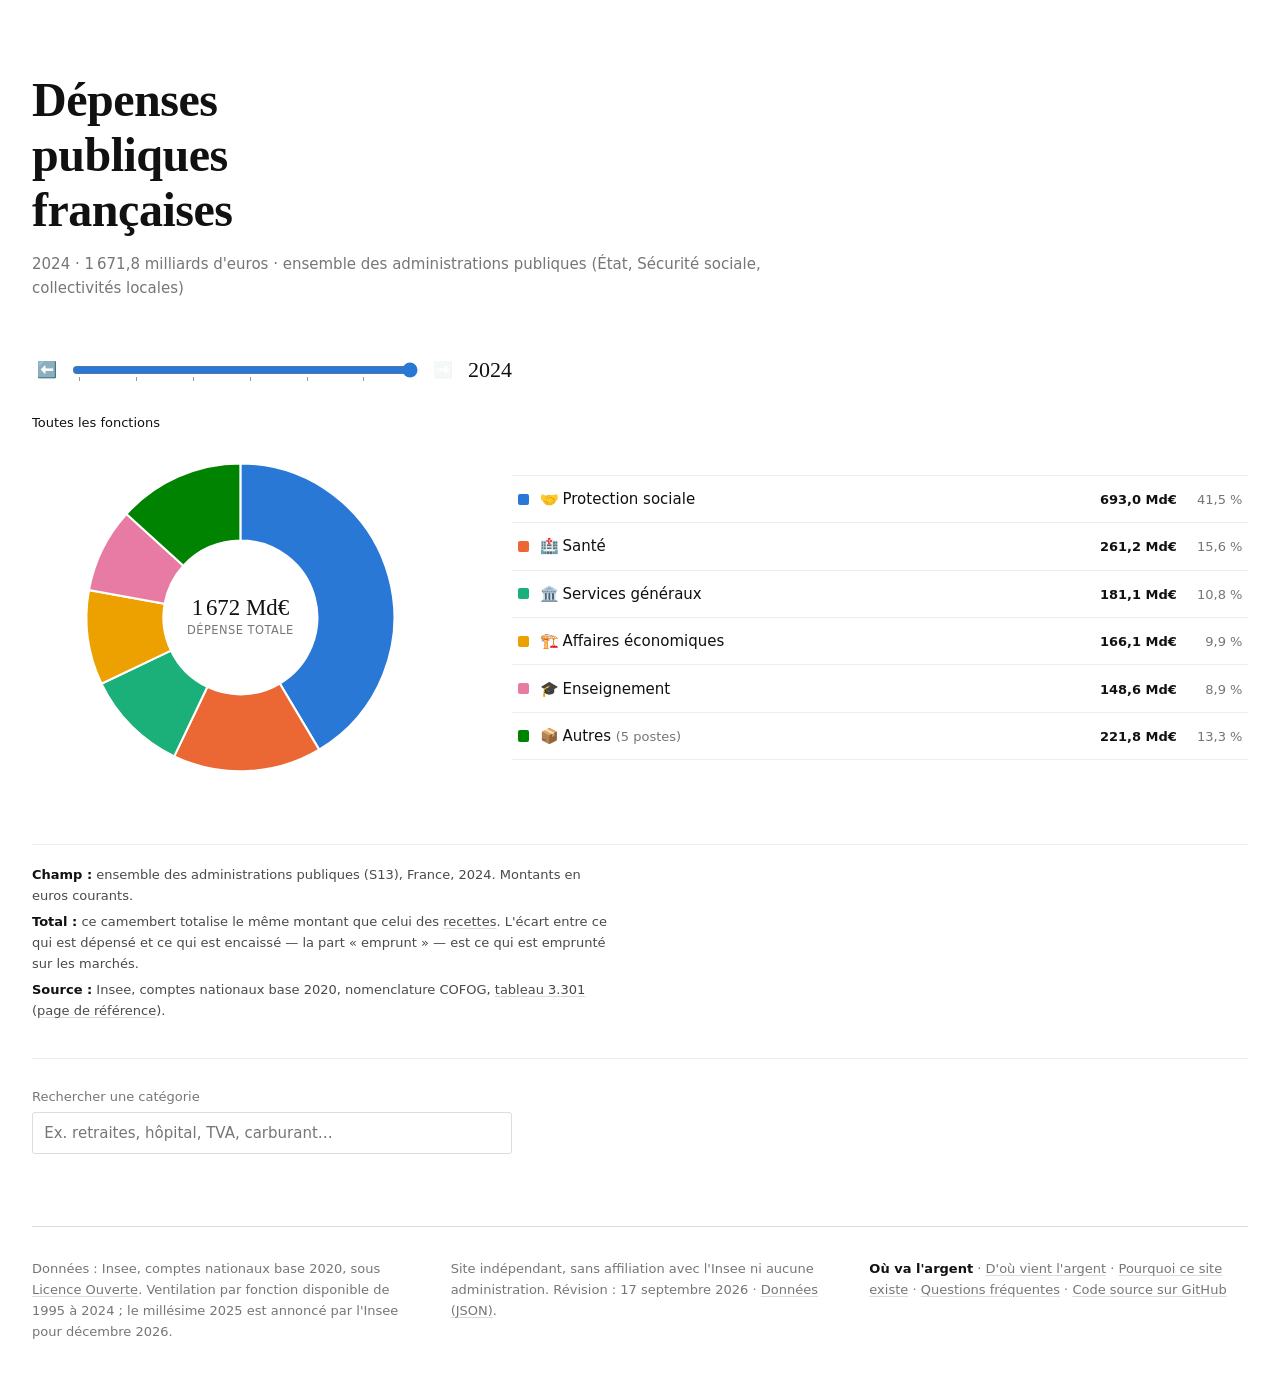
<file: index.html>
<!doctype html>
<html lang="fr">
<head>
<meta charset="utf-8">
<meta name="viewport" content="width=device-width, initial-scale=1">
<title>Dépenses publiques françaises — 1995 à 2024</title>
<meta name="description" content="Les dépenses publiques françaises de 1995 à 2024, en un camembert cliquable. Données Insee, sources téléchargeables.">
<link rel="canonical" href="https://budgetetatfrancais.fr/">
<meta property="og:type" content="website">
<meta property="og:locale" content="fr_FR">
<meta property="og:title" content="Dépenses publiques françaises — 1995 à 2024">
<meta property="og:description" content="Les dépenses publiques françaises de 1995 à 2024, en un camembert cliquable. Données Insee.">
<meta property="og:url" content="https://budgetetatfrancais.fr/">
<meta property="og:image" content="https://budgetetatfrancais.fr/og-depenses.png">
<meta property="og:image:width" content="1200">
<meta property="og:image:height" content="630">
<meta property="og:image:alt" content="Camembert de la répartition des dépenses publiques françaises par fonction, d'après les données de l'Insee.">
<meta name="twitter:card" content="summary_large_image">
<link rel="icon" href="favicon.ico" sizes="32x32">
<link rel="icon" href="favicon.svg" type="image/svg+xml">
<link rel="apple-touch-icon" href="apple-touch-icon.png">
<meta name="theme-color" content="#ffffff" media="(prefers-color-scheme: light)">
<meta name="theme-color" content="#121212" media="(prefers-color-scheme: dark)">
<link rel="stylesheet" href="assets/style.css?v=17">
</head>
<body class="page-graphique">

<header class="wrap">
  <h1>Dépenses<br>publiques<br>françaises</h1>
  <p class="sub" id="sub"></p>
</header>

<main class="wrap">

  <div class="pie-block">
    <div class="years">
      <button type="button" id="y-prev" aria-label="Année précédente">⬅️</button>
      <input type="range" id="y-range" min="0" max="0" step="1" value="0"
             aria-label="Année affichée" list="y-ticks">
      <datalist id="y-ticks"></datalist>
      <button type="button" id="y-next" aria-label="Année suivante">➡️</button>
      <output id="y-out" for="y-range"></output>
    </div>

    <nav class="crumb" id="crumb" aria-label="Niveau affiché"></nav>

    <div class="pie-layout">
      <div class="pie" id="pie"></div>
      <ul class="keys" id="keys"></ul>
    </div>

    <p class="cellule" id="cellule" hidden></p>

    <div class="caption">
      <p><b>Champ&nbsp;:</b> ensemble des administrations publiques (S13), France, <span id="champ-annee"></span>.
      Montants en euros courants.</p>
      <p><b>Total&nbsp;:</b> ce camembert totalise le même montant que celui des
      <a href="recettes.html">recettes</a>. L'écart entre ce qui est dépensé et ce qui est
      encaissé — la part « emprunt » — est ce qui est emprunté sur les marchés.</p>
      <p><b>Source&nbsp;:</b> Insee, comptes nationaux base 2020, nomenclature COFOG,
      <a href="https://www.insee.fr/fr/statistiques/fichier/8574707/T_3301.xlsx">tableau&nbsp;3.301</a>
      (<a href="https://www.insee.fr/fr/statistiques/8574707">page de référence</a>).</p>
    </div>

    <div class="recherche" id="recherche"></div>
  </div>


</main>

<footer class="wrap">
  <p>
    Données&nbsp;: Insee, comptes nationaux base 2020, sous
    <a href="https://www.etalab.gouv.fr/licence-ouverte-open-licence">Licence Ouverte</a>.
    Ventilation par fonction disponible de 1995 à 2024&nbsp;; le millésime 2025 est annoncé
    par l'Insee pour décembre 2026.
  </p>
  <p>
    Site indépendant, sans affiliation avec l'Insee ni aucune administration.
    Révision&nbsp;: <span id="maj"></span> · <a href="data/cofog.json">Données (JSON)</a>.
  </p>
  <p class="nav">
    <span aria-current="page">Où va l'argent</span> ·
    <a href="recettes.html">D'où vient l'argent</a> ·
    <a href="debat.html">Pourquoi ce site existe</a> ·
    <a href="faq.html">Questions fréquentes</a> ·
    <a href="https://github.com/Jbbouille/budgetetatfrancais.fr">Code source sur GitHub</a>
  </p>
</footer>

<script src="assets/recherche.js?v=17"></script>
<script src="assets/comparer.js?v=17"></script>
<script src="assets/app.js?v=17"></script>
</body>
</html>
</file>
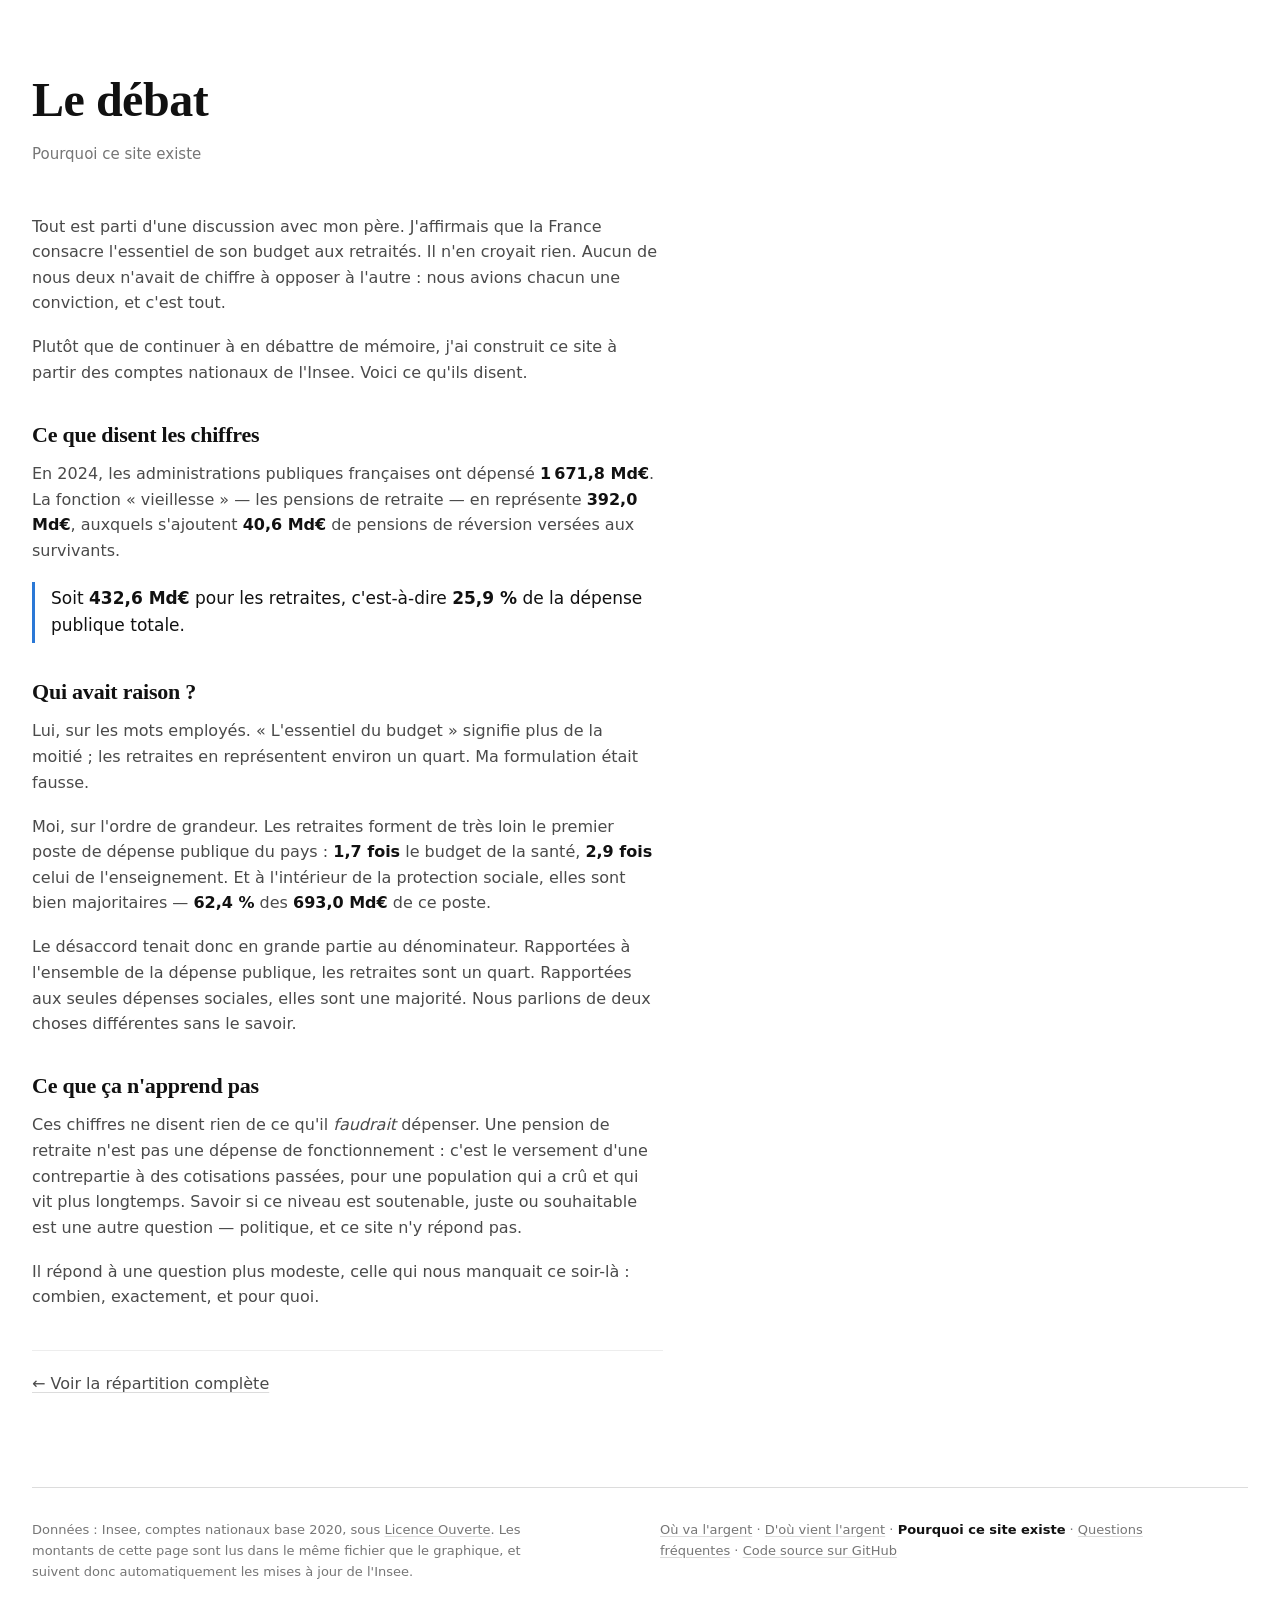
<file: debat.html>
<!doctype html>
<html lang="fr">
<head>
<meta charset="utf-8">
<meta name="viewport" content="width=device-width, initial-scale=1">
<title>Le débat — Dépenses publiques françaises</title>
<meta name="description" content="Pourquoi ce site existe : un désaccord familial sur la part des dépenses publiques qui va aux retraites, et ce que disent les chiffres de l'Insee.">
<link rel="canonical" href="https://budgetetatfrancais.fr/debat.html">
<meta property="og:type" content="article">
<meta property="og:locale" content="fr_FR">
<meta property="og:title" content="Le débat — Dépenses publiques françaises">
<meta property="og:description" content="Un désaccord familial sur la part des dépenses publiques qui va aux retraites, tranché par les chiffres de l'Insee.">
<meta property="og:url" content="https://budgetetatfrancais.fr/debat.html">
<meta property="og:image" content="https://budgetetatfrancais.fr/og-depenses.png">
<meta property="og:image:width" content="1200">
<meta property="og:image:height" content="630">
<meta property="og:image:alt" content="Camembert de la répartition des dépenses publiques françaises par fonction, d'après les données de l'Insee.">
<meta name="twitter:card" content="summary_large_image">
<link rel="icon" href="favicon.ico" sizes="32x32">
<link rel="icon" href="favicon.svg" type="image/svg+xml">
<link rel="apple-touch-icon" href="apple-touch-icon.png">
<meta name="theme-color" content="#ffffff" media="(prefers-color-scheme: light)">
<meta name="theme-color" content="#121212" media="(prefers-color-scheme: dark)">
<link rel="stylesheet" href="assets/style.css?v=17">
</head>
<body>

<header class="wrap">
  <h1>Le débat</h1>
  <p class="sub">Pourquoi ce site existe</p>
</header>

<main class="wrap">
  <article class="texte">

    <p>
      Tout est parti d'une discussion avec mon père. J'affirmais que la France
      consacre l'essentiel de son budget aux retraités. Il n'en croyait rien.
      Aucun de nous deux n'avait de chiffre à opposer à l'autre&nbsp;: nous
      avions chacun une conviction, et c'est tout.
    </p>

    <p>
      Plutôt que de continuer à en débattre de mémoire, j'ai construit ce site
      à partir des comptes nationaux de l'Insee. Voici ce qu'ils disent.
    </p>

    <h2>Ce que disent les chiffres</h2>

    <p>
      En <span data-f="annee">2024</span>, les administrations publiques
      françaises ont dépensé <b data-f="total">1 671,8 Md€</b>. La fonction
      « vieillesse » — les pensions de retraite — en représente
      <b data-f="vieillesse">392,0 Md€</b>, auxquels s'ajoutent
      <b data-f="survivants">40,6 Md€</b> de pensions de réversion versées aux
      survivants.
    </p>

    <p class="verdict">
      Soit <b data-f="retraites">432,6 Md€</b> pour les retraites, c'est-à-dire
      <b data-f="pct-total">25,9 %</b> de la dépense publique totale.
    </p>

    <h2>Qui avait raison&nbsp;?</h2>

    <p>
      Lui, sur les mots employés. « L'essentiel du budget » signifie plus de la
      moitié&nbsp;; les retraites en représentent environ un quart. Ma
      formulation était fausse.
    </p>

    <p>
      Moi, sur l'ordre de grandeur. Les retraites forment de très loin le
      premier poste de dépense publique du pays&nbsp;: <b data-f="vs-sante">1,7 fois</b> le budget de la santé, <b data-f="vs-enseignement">2,9 fois</b>
      celui de l'enseignement. Et à l'intérieur de la protection sociale, elles
      sont bien majoritaires — <b data-f="pct-ps">62,4 %</b> des
      <b data-f="ps">693,0 Md€</b> de ce poste.
    </p>

    <p>
      Le désaccord tenait donc en grande partie au dénominateur. Rapportées à
      l'ensemble de la dépense publique, les retraites sont un quart. Rapportées
      aux seules dépenses sociales, elles sont une majorité. Nous parlions de
      deux choses différentes sans le savoir.
    </p>

    <h2>Ce que ça n'apprend pas</h2>

    <p>
      Ces chiffres ne disent rien de ce qu'il <em>faudrait</em> dépenser. Une
      pension de retraite n'est pas une dépense de fonctionnement&nbsp;: c'est
      le versement d'une contrepartie à des cotisations passées, pour une
      population qui a crû et qui vit plus longtemps. Savoir si ce niveau est
      soutenable, juste ou souhaitable est une autre question — politique, et
      ce site n'y répond pas.
    </p>

    <p>
      Il répond à une question plus modeste, celle qui nous manquait ce soir-là&nbsp;:
      combien, exactement, et pour quoi.
    </p>

    <p class="retour">
      <a href="index.html">← Voir la répartition complète</a>
    </p>

  </article>
</main>

<footer class="wrap">
  <p>
    Données&nbsp;: Insee, comptes nationaux base 2020, sous
    <a href="https://www.etalab.gouv.fr/licence-ouverte-open-licence">Licence Ouverte</a>.
    Les montants de cette page sont lus dans le même fichier que le graphique,
    et suivent donc automatiquement les mises à jour de l'Insee.
  </p>
  <p class="nav">
    <a href="index.html">Où va l'argent</a> ·
    <a href="recettes.html">D'où vient l'argent</a> ·
    <span aria-current="page">Pourquoi ce site existe</span> ·
    <a href="faq.html">Questions fréquentes</a> ·
    <a href="https://github.com/Jbbouille/budgetetatfrancais.fr">Code source sur GitHub</a>
  </p>
</footer>

<script src="assets/debat.js?v=17"></script>
</body>
</html>
</file>
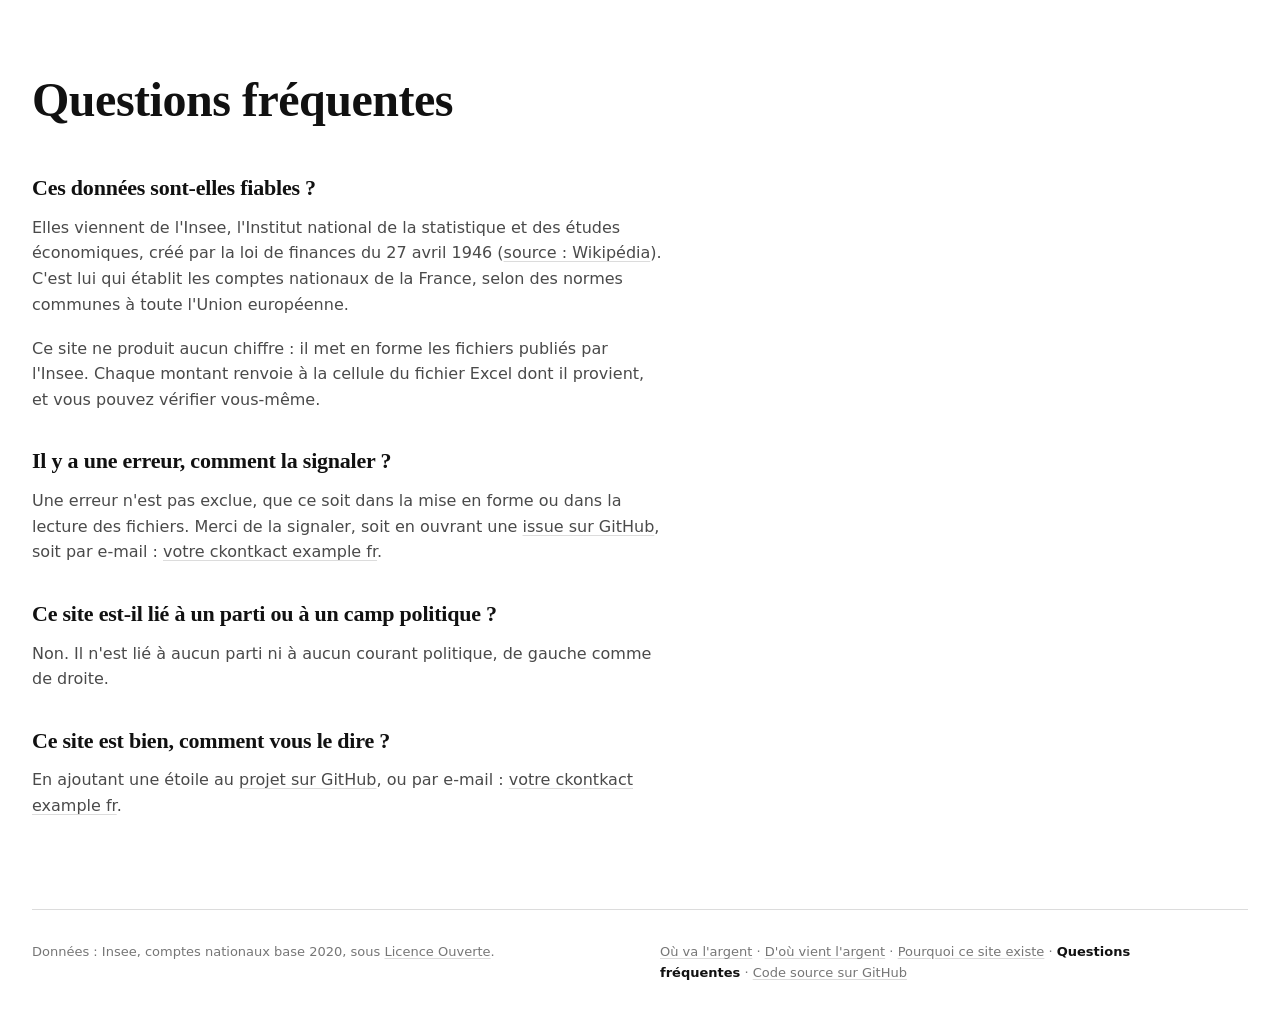
<file: faq.html>
<!doctype html>
<html lang="fr">
<head>
<meta charset="utf-8">
<meta name="viewport" content="width=device-width, initial-scale=1">
<title>Questions fréquentes — Dépenses publiques françaises</title>
<meta name="description" content="D'où viennent les données, comment signaler une erreur, et qui est derrière ce site.">
<link rel="canonical" href="https://budgetetatfrancais.fr/faq.html">
<meta property="og:type" content="website">
<meta property="og:locale" content="fr_FR">
<meta property="og:title" content="Questions fréquentes — Dépenses publiques françaises">
<meta property="og:description" content="D'où viennent les données, comment signaler une erreur, et qui est derrière ce site.">
<meta property="og:url" content="https://budgetetatfrancais.fr/faq.html">
<meta property="og:image" content="https://budgetetatfrancais.fr/og-depenses.png">
<meta property="og:image:width" content="1200">
<meta property="og:image:height" content="630">
<meta property="og:image:alt" content="Camembert de la répartition des dépenses publiques françaises par fonction, d'après les données de l'Insee.">
<meta name="twitter:card" content="summary_large_image">
<link rel="icon" href="favicon.ico" sizes="32x32">
<link rel="icon" href="favicon.svg" type="image/svg+xml">
<link rel="apple-touch-icon" href="apple-touch-icon.png">
<meta name="theme-color" content="#ffffff" media="(prefers-color-scheme: light)">
<meta name="theme-color" content="#121212" media="(prefers-color-scheme: dark)">
<link rel="stylesheet" href="assets/style.css?v=17">
</head>
<body>

<header class="wrap">
  <h1>Questions fréquentes</h1>
</header>

<main class="wrap">
  <article class="texte">

    <h2>Ces données sont-elles fiables&nbsp;?</h2>
    <p>
      Elles viennent de l'Insee, l'Institut national de la statistique et des
      études économiques, créé par la loi de finances du 27 avril 1946
      (<a href="https://fr.wikipedia.org/wiki/Institut_national_de_la_statistique_et_des_%C3%A9tudes_%C3%A9conomiques">source&nbsp;: Wikipédia</a>).
      C'est lui qui établit les comptes nationaux de la France, selon des normes
      communes à toute l'Union européenne.
    </p>
    <p>
      Ce site ne produit aucun chiffre&nbsp;: il met en forme les fichiers publiés
      par l'Insee. Chaque montant renvoie à la cellule du fichier Excel dont il
      provient, et vous pouvez vérifier vous-même.
    </p>

    <h2>Il y a une erreur, comment la signaler&nbsp;?</h2>
    <p>
      Une erreur n'est pas exclue, que ce soit dans la mise en forme ou dans la
      lecture des fichiers. Merci de la signaler, soit en ouvrant une
      <a href="https://github.com/Jbbouille/budgetetatfrancais.fr/issues">issue sur GitHub</a>,
      soit par e-mail&nbsp;: <a class="email" rel="nofollow noindex" href="tontact-budgetetatfrancais/">votre ckontkact example fr</a>.
    </p>

    <h2>Ce site est-il lié à un parti ou à un camp politique&nbsp;?</h2>
    <p>
      Non. Il n'est lié à aucun parti ni à aucun courant politique, de gauche
      comme de droite.
    </p>

    <h2>Ce site est bien, comment vous le dire&nbsp;?</h2>
    <p>
      En ajoutant une étoile au
      <a href="https://github.com/Jbbouille/budgetetatfrancais.fr">projet sur GitHub</a>,
      ou par e-mail&nbsp;: <a class="email" rel="nofollow noindex" href="tontact-budgetetatfrancais/">votre ckontkact example fr</a>.
    </p>

  </article>
</main>

<footer class="wrap">
  <p>
    Données&nbsp;: Insee, comptes nationaux base 2020, sous
    <a href="https://www.etalab.gouv.fr/licence-ouverte-open-licence">Licence Ouverte</a>.
  </p>
  <p class="nav">
    <a href="index.html">Où va l'argent</a> ·
    <a href="recettes.html">D'où vient l'argent</a> ·
    <a href="debat.html">Pourquoi ce site existe</a> ·
    <span aria-current="page">Questions fréquentes</span> ·
    <a href="https://github.com/Jbbouille/budgetetatfrancais.fr">Code source sur GitHub</a>
  </p>
</footer>

<script src="assets/email.js?v=17" defer></script>
</body>
</html>
</file>
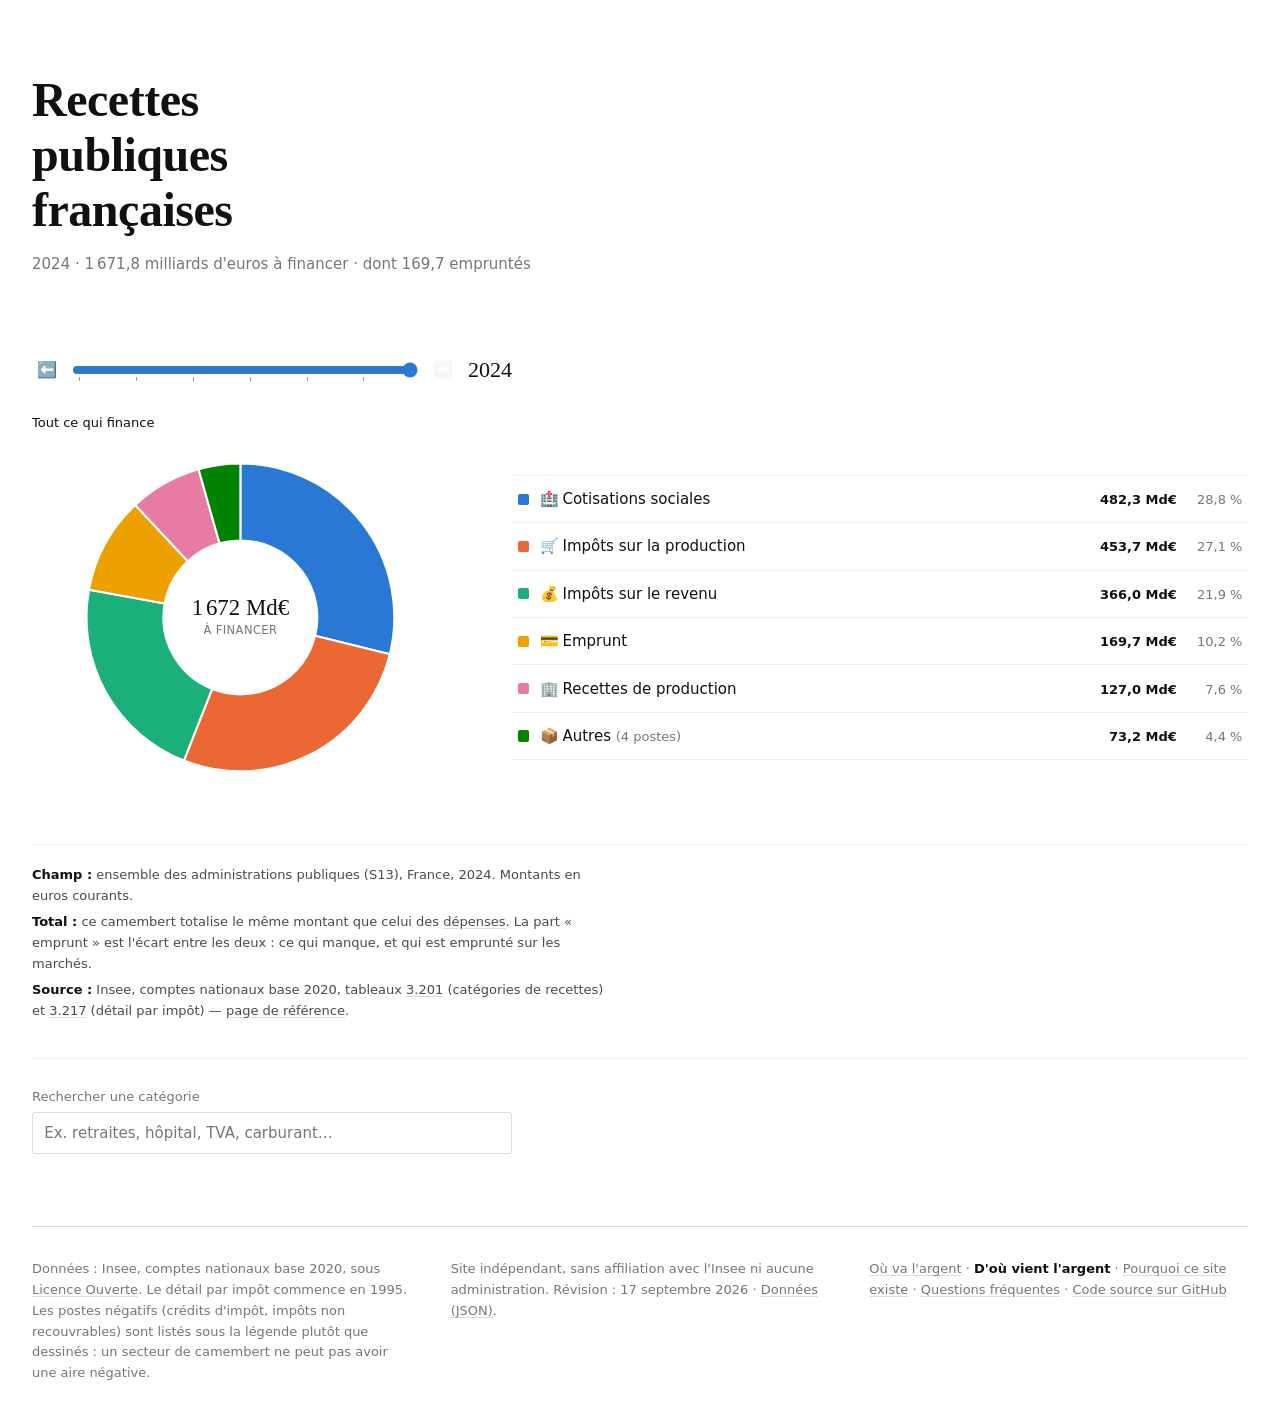
<file: recettes.html>
<!doctype html>
<html lang="fr">
<head>
<meta charset="utf-8">
<meta name="viewport" content="width=device-width, initial-scale=1">
<title>Recettes publiques françaises — 1995 à 2024</title>
<meta name="description" content="Ce qui finance la dépense publique française, de 1995 à 2024 : cotisations, TVA, TICPE, impôt sur le revenu — et la part empruntée. Données Insee.">
<link rel="canonical" href="https://budgetetatfrancais.fr/recettes.html">
<meta property="og:type" content="website">
<meta property="og:locale" content="fr_FR">
<meta property="og:title" content="Recettes publiques françaises — 1995 à 2024">
<meta property="og:description" content="Ce qui finance la dépense publique française : cotisations, TVA, TICPE, impôt sur le revenu, et la part empruntée.">
<meta property="og:url" content="https://budgetetatfrancais.fr/recettes.html">
<meta property="og:image" content="https://budgetetatfrancais.fr/og-recettes.png">
<meta property="og:image:width" content="1200">
<meta property="og:image:height" content="630">
<meta property="og:image:alt" content="Camembert de la répartition des recettes publiques françaises, emprunt compris, d'après les données de l'Insee.">
<meta name="twitter:card" content="summary_large_image">
<link rel="icon" href="favicon.ico" sizes="32x32">
<link rel="icon" href="favicon.svg" type="image/svg+xml">
<link rel="apple-touch-icon" href="apple-touch-icon.png">
<meta name="theme-color" content="#ffffff" media="(prefers-color-scheme: light)">
<meta name="theme-color" content="#121212" media="(prefers-color-scheme: dark)">
<link rel="stylesheet" href="assets/style.css?v=17">
</head>
<body class="page-graphique">

<header class="wrap">
  <h1>Recettes<br>publiques<br>françaises</h1>
  <p class="sub" id="sub"></p>
</header>

<main class="wrap">

  <div class="pie-block">
    <div class="years">
      <button type="button" id="y-prev" aria-label="Année précédente">⬅️</button>
      <input type="range" id="y-range" min="0" max="0" step="1" value="0"
             aria-label="Année affichée" list="y-ticks">
      <datalist id="y-ticks"></datalist>
      <button type="button" id="y-next" aria-label="Année suivante">➡️</button>
      <output id="y-out" for="y-range"></output>
    </div>

    <nav class="crumb" id="crumb" aria-label="Niveau affiché"></nav>

    <div class="pie-layout">
      <div class="pie" id="pie"></div>
      <ul class="keys" id="keys"></ul>
    </div>

    <p class="cellule" id="cellule" hidden></p>

    <div class="caption">
      <p><b>Champ&nbsp;:</b> ensemble des administrations publiques (S13), France,
      <span id="champ-annee"></span>. Montants en euros courants.</p>
      <p><b>Total&nbsp;:</b> ce camembert totalise le même montant que celui des
      <a href="index.html">dépenses</a>. La part « emprunt » est l'écart entre les deux&nbsp;:
      ce qui manque, et qui est emprunté sur les marchés.</p>
      <p><b>Source&nbsp;:</b> Insee, comptes nationaux base 2020, tableaux
      <a href="https://www.insee.fr/fr/statistiques/fichier/8574705/t_3201.xlsx">3.201</a>
      (catégories de recettes) et
      <a href="https://www.insee.fr/fr/statistiques/fichier/8574705/t_3217.xlsx">3.217</a>
      (détail par impôt) —
      <a href="https://www.insee.fr/fr/statistiques/8574705">page de référence</a>.</p>
    </div>

    <div class="recherche" id="recherche"></div>
  </div>

</main>

<footer class="wrap">
  <p>
    Données&nbsp;: Insee, comptes nationaux base 2020, sous
    <a href="https://www.etalab.gouv.fr/licence-ouverte-open-licence">Licence Ouverte</a>.
    Le détail par impôt commence en 1995. Les postes négatifs (crédits d'impôt,
    impôts non recouvrables) sont listés sous la légende plutôt que dessinés&nbsp;:
    un secteur de camembert ne peut pas avoir une aire négative.
  </p>
  <p>
    Site indépendant, sans affiliation avec l'Insee ni aucune administration.
    Révision&nbsp;: <span id="maj"></span> · <a href="data/recettes.json">Données (JSON)</a>.
  </p>
  <p class="nav">
    <a href="index.html">Où va l'argent</a> ·
    <span aria-current="page">D'où vient l'argent</span> ·
    <a href="debat.html">Pourquoi ce site existe</a> ·
    <a href="faq.html">Questions fréquentes</a> ·
    <a href="https://github.com/Jbbouille/budgetetatfrancais.fr">Code source sur GitHub</a>
  </p>
</footer>

<script src="assets/recherche.js?v=17"></script>
<script src="assets/comparer.js?v=17"></script>
<script src="assets/recettes.js?v=17"></script>
</body>
</html>
</file>
<file: assets/style.css>
/* budgetetatfrancais.fr — sobre, fond blanc, sans dépendance externe. */

:root {
  color-scheme: light;

  --bg:     #ffffff;
  --rule:   #dcdcdc;
  --rule-2: #ededed;

  --ink:     #111111;
  --ink-2:   #4a4a4a;
  --ink-3:   #767676;

  --s1: #2a78d6;
  --s2: #eb6834;
  --s3: #1baf7a;
  --s4: #eda100;
  --s5: #e87ba4;
  --s6: #008300;

  --hover: #eef3fb;

  --serif: "Iowan Old Style", "Palatino Linotype", Palatino, Georgia, "Times New Roman", serif;
  --sans: system-ui, -apple-system, "Segoe UI", Roboto, "Helvetica Neue", Arial, sans-serif;
}

@media (prefers-color-scheme: dark) {
  :root {
    color-scheme: dark;
    --bg:     #121212;
    --rule:   #343434;
    --rule-2: #262626;
    --ink:    #f5f5f5;
    --ink-2:  #b8b8b8;
    --ink-3:  #8a8a8a;
    --s1: #3987e5;
    --s2: #d95926;
    --s3: #199e70;
    --s4: #c98500;
    --s5: #d55181;
    --s6: #008300;
    --hover: #1c2a3d;
  }
}

* { box-sizing: border-box; }

/* Colonne pleine hauteur : le pied reste collé en bas de la fenêtre tant que
   le contenu ne la remplit pas, et se laisse pousser vers le bas au-delà. */
body {
  margin: 0;
  min-height: 100vh;
  min-height: 100dvh;
  display: flex;
  flex-direction: column;
  background: var(--bg);
  color: var(--ink);
  font-family: var(--sans);
  font-size: 16px;
  line-height: 1.6;
  -webkit-text-size-adjust: 100%;
}

header, footer { flex: none; }
main { flex: 1 0 auto; padding-bottom: clamp(3rem, 7vw, 4.5rem); }

/* Le conteneur s'élargit sur grand écran, mais les blocs de texte gardent
   leur largeur en caractères : une ligne de 200 signes est illisible. */
.wrap { width: min(100% - 2.5rem, 78rem); margin-inline: auto; }
@media (min-width: 1200px) { .wrap { width: min(100% - 4rem, 78rem); } }

h1, h2 { font-family: var(--serif); font-weight: 600; line-height: 1.15; margin: 0; letter-spacing: -.01em; }
a { color: inherit; text-underline-offset: .18em; text-decoration-color: var(--rule); }
a:hover { text-decoration-color: currentColor; }

/* ---------- en-tête ---------- */

header { padding: clamp(2.5rem, 7vw, 4.5rem) 0 0; }
h1 { font-size: clamp(1.875rem, 5.5vw, 3rem); max-width: 18ch; }

/* Les deux pages à camembert doivent avoir la même hauteur d'en-tête, sinon le
   graphique se décale quand on passe de l'une à l'autre. Les titres portent
   des coupures explicites (<br>) pour tenir sur trois lignes des deux côtés :
   un calage par max-width dépendrait de la largeur d'écran. Le min-height ne
   sert plus que de filet pour le sous-titre, de longueur inégale. */
.page-graphique .sub { min-height: 3.2em; }
.sub { font-size: .9375rem; color: var(--ink-3); max-width: 78ch; margin: .9rem 0 0;
  font-variant-numeric: tabular-nums; }

/* ---------- camembert ---------- */

.pie-block { margin-top: clamp(2rem, 5vw, 3.25rem); }

/* ---------- recherche ---------- */

/* Placée sous le bloc « Champ / Source » pour ne pas charger le haut de la
   page. Même largeur que le curseur d'année ; la liste des résultats se pose
   par-dessus le contenu plutôt que de le pousser. */
.recherche { position: relative; margin-top: clamp(1.75rem, 3vw, 2.25rem);
  padding-top: clamp(1.25rem, 2.5vw, 1.75rem); border-top: 1px solid var(--rule-2); }
/* Le filet traverse toute la colonne, comme celui au-dessus des sources ;
   c'est le contenu qui reste à la largeur du curseur d'année. */
.recherche > * { max-width: 30rem; }
.recherche-label { display: block; font-size: .8125rem; color: var(--ink-3); margin-bottom: .3rem; }
#recherche-champ {
  width: 100%; font: inherit; font-size: .9375rem; color: var(--ink);
  background: var(--bg); border: 1px solid var(--rule); border-radius: 3px;
  padding: .5rem .7rem;
}
#recherche-champ:focus { outline: 2px solid var(--s1); outline-offset: -1px; border-color: transparent; }
#recherche-champ::placeholder { color: var(--ink-3); }
#recherche-liste {
  position: absolute; z-index: 10; left: 0; right: 0; top: 100%; margin: .25rem 0 0;
  list-style: none; padding: .25rem 0; background: var(--bg);
  border: 1px solid var(--rule); border-radius: 3px;
  box-shadow: 0 6px 20px rgba(0, 0, 0, .08);
}
#recherche-liste li {
  display: grid; grid-template-columns: 1.6em 1fr; align-items: baseline;
  column-gap: .2rem; padding: .45rem .7rem; cursor: pointer;
}
#recherche-liste li[aria-selected="true"] { background: var(--hover); }
#recherche-liste .emo { font-family: "Apple Color Emoji", "Segoe UI Emoji", "Noto Color Emoji", sans-serif; }
#recherche-liste .nom { font-size: .9375rem; color: var(--ink); }
#recherche-liste .chemin { grid-column: 2; font-size: .8125rem; color: var(--ink-3); }
#recherche-liste .vide { display: block; color: var(--ink-3); cursor: default; font-size: .875rem; }

/* ---------- sélecteur d'année ---------- */

/* Le curseur est borné : étalé sur toute la largeur d'un grand écran, trente
   années représentent des dizaines de pixels par an et viser devient pénible. */
.years { display: flex; align-items: center; gap: .6rem; margin-bottom: 1.5rem;
  max-width: 30rem; }
/* Les flèches sont des emoji : pas de cadre ni de couleur de texte à leur
   appliquer, la glyphe porte déjà sa propre couleur. */
.years button {
  font-size: 1rem; line-height: 1; width: 1.9rem; height: 1.9rem;
  font-family: "Apple Color Emoji", "Segoe UI Emoji", "Noto Color Emoji", sans-serif;
  flex: none; cursor: pointer; background: none; border: 0;
  display: grid; place-items: center; padding: 0;
}
.years button:hover:not(:disabled) { transform: scale(1.15); }
.years button:disabled { opacity: .25; cursor: default; }
.years output {
  font-family: var(--serif); font-size: 1.375rem; font-variant-numeric: tabular-nums;
  min-width: 3.4ch; text-align: right; flex: none;
}

/* Curseur natif : pas de piste ni de pouce redessinés. Les repeindre entrait
   en conflit avec le remplissage que le navigateur applique lui-même via
   accent-color, d'où deux barres superposées de couleurs différentes. */
#y-range { flex: 1 1 auto; min-width: 0; margin: 0; accent-color: var(--s1); cursor: pointer; }

.crumb { font-size: .8125rem; color: var(--ink-3); margin-bottom: 1rem; min-height: 1.5rem; display: flex; align-items: center; gap: .4rem; flex-wrap: wrap; }
.crumb button {
  font: inherit; font-size: .8125rem; background: none; border: 0; padding: 0;
  color: var(--ink-2); cursor: pointer; text-decoration: underline; text-underline-offset: .18em;
  text-decoration-color: var(--rule);
}
.crumb button:hover { color: var(--ink); text-decoration-color: currentColor; }
.crumb .sep { color: var(--rule); }
.crumb .here { color: var(--ink); }

.pie-layout { display: grid; gap: clamp(1.5rem, 4vw, 2.5rem); align-items: center;
  grid-template-columns: minmax(0, 1fr); }
@media (min-width: 780px)  { .pie-layout { grid-template-columns: minmax(0, 20rem) minmax(0, 1fr); } }
@media (min-width: 1100px) { .pie-layout { grid-template-columns: minmax(0, 26rem) minmax(0, 1fr);
  gap: clamp(2.5rem, 5vw, 4rem); } }

.pie { position: relative; }
/* clamp plutôt qu'une largeur fixe : le camembert profite des grands écrans
   sans devenir démesuré. */
.pie svg { display: block; width: 100%; height: auto;
  max-width: clamp(18rem, 26vw, 26rem); margin-inline: auto; }
.pie path { cursor: pointer; transition: opacity .12s; }
.pie path.dim { opacity: .28; }
.pie .center-v { font-family: var(--serif); font-size: 22px; fill: var(--ink); text-anchor: middle; }
.pie .center-k { font-size: 11px; fill: var(--ink-3); text-anchor: middle; letter-spacing: .04em; text-transform: uppercase; }

/* légende = étiquettes directes (identité jamais portée par la couleur seule) */
.keys { list-style: none; margin: 0; padding: 0; }
.keys li { border-bottom: 1px solid var(--rule-2); }
.keys li:first-child { border-top: 1px solid var(--rule-2); }
.keys button {
  font: inherit; width: 100%; background: none; border: 0; cursor: pointer; text-align: left;
  display: grid; grid-template-columns: .7rem 1fr auto auto; align-items: baseline;
  gap: .3rem .7rem; padding: .55rem .25rem; color: var(--ink);
}
/* .on marque aussi bien le survol que la part cliquée, qui reste en avant
   tant que l'encart du bas la décrit. */
.keys button:hover, .keys button.on { background: var(--hover); }
.keys button.on { box-shadow: inset 2px 0 0 var(--ink-3); }
.keys i { width: .7rem; height: .7rem; border-radius: 2px; align-self: center; }
.keys .name { font-size: .875rem; }
@media (min-width: 1100px) {
  .keys button { padding: .7rem .35rem; }
  .keys .name { font-size: .9375rem; }
  .keys .md, .keys .pc { font-size: .875rem; }
}
.keys .emo { display: inline-block; width: 1.5em; font-size: .9375rem;
  font-family: "Apple Color Emoji", "Segoe UI Emoji", "Noto Color Emoji", sans-serif; }
.keys .md, .keys .pc { font-size: .8125rem; font-variant-numeric: tabular-nums; white-space: nowrap; }
.keys .md { color: var(--ink); font-weight: 600; }
.keys .pc { color: var(--ink-3); min-width: 3.4rem; text-align: right; }
.keys .leaf { color: var(--ink-3); font-size: .8125rem; }

.tooltip {
  position: absolute; pointer-events: none; z-index: 5; opacity: 0; transition: opacity .1s;
  background: var(--bg); border: 1px solid var(--ink-3); padding: .55rem .7rem;
  font-size: .8125rem; min-width: 10rem; max-width: 16rem;
}
.tooltip.on { opacity: 1; }
.tooltip strong { display: block; margin-bottom: .25rem; }
.tooltip .r { display: flex; justify-content: space-between; gap: 1rem; color: var(--ink-2); }
.tooltip .r b { color: var(--ink); font-variant-numeric: tabular-nums; }

/* Le filet doit traverser toute la largeur : c'est donc le paragraphe qui est
   borné en caractères, pas le bloc — sinon le trait s'arrête à 70 signes. */
.caption { font-size: .8125rem; color: var(--ink-2);
  margin: clamp(2.5rem, 5vw, 3.75rem) 0 0;
  padding-top: 1.25rem; border-top: 1px solid var(--rule-2); }
.caption p { margin: 0 0 .35rem; max-width: 70ch; }
.caption p:last-child { margin-bottom: 0; }
.caption b { color: var(--ink); font-weight: 600; }

/* Provenance : la cellule du classeur Insee d'où sort le chiffre affiché. */
.cellule { font-size: .8125rem; color: var(--ink-2); margin: clamp(1.75rem, 3vw, 2.25rem) 0 0;
  padding: .75rem .9rem; border: 1px solid var(--rule); border-radius: 3px; }
.cellule .emo { display: inline-block; width: 1.5em;
  font-family: "Apple Color Emoji", "Segoe UI Emoji", "Noto Color Emoji", sans-serif; }
.cellule b { color: var(--ink); }
.cellule .ou { display: block; margin-top: .35rem; color: var(--ink-3); }
.cellule code { font-family: ui-monospace, "Cascadia Mono", Menlo, Consolas, monospace;
  font-size: .9em; color: var(--ink); background: var(--hover); padding: .05em .35em; border-radius: 2px; }

/* Définition d'un poste : repliée par défaut, pour ne pas alourdir la lecture. */
.def { margin-top: .6rem; font-size: .8125rem; }
.cellule .def { margin-top: .7rem; padding-top: .6rem; border-top: 1px solid var(--rule-2); }
.def > summary { color: var(--ink-3); cursor: pointer; list-style: none;
  display: inline-flex; align-items: center; gap: .3rem; padding: .1rem 0; }
.def > summary::-webkit-details-marker { display: none; }
.def > summary::before { content: "▸"; font-size: .7em; transition: transform .12s; }
.def[open] > summary::before { transform: rotate(90deg); }
.def > summary:hover { color: var(--ink); }
.def p { margin: .5rem 0 0; color: var(--ink-2); max-width: 66ch; }
.def .liens { display: flex; flex-wrap: wrap; gap: .3rem .6rem; }
.def .liens a { color: var(--ink-2); }
.def .liens a:hover { color: var(--ink); }
.def .src { color: var(--ink-3); font-size: .9em; }

/* ---------- page article ---------- */

.texte { max-width: 62ch; margin-top: clamp(2rem, 5vw, 3rem); }
.texte p { color: var(--ink-2); margin: 0 0 1.15rem; }
.texte b { color: var(--ink); font-weight: 600; }
.texte h2 { font-size: clamp(1.125rem, 2.6vw, 1.375rem); margin: 2.25rem 0 .9rem; }
.texte .verdict { border-left: 3px solid var(--s1); padding: .2rem 0 .2rem 1rem;
  color: var(--ink); font-size: 1.0625rem; }
.texte .retour { margin-top: 2.5rem; padding-top: 1.25rem; border-top: 1px solid var(--rule-2); }

/* Comparaison entre deux catégories, dans l'encart du bas. */
.comparer { margin-top: .8rem; padding-top: .7rem; border-top: 1px solid var(--rule-2); }
.comparer-bouton, .comparer-fermer {
  font: inherit; font-size: .8125rem; cursor: pointer; background: none;
  color: var(--ink-2); border: 1px solid var(--rule); border-radius: 3px; padding: .3rem .6rem;
}
.comparer-bouton:hover, .comparer-fermer:hover { color: var(--ink); border-color: var(--ink-3); }
.comparer-fermer { margin-top: .6rem; border: 0; padding: 0; text-decoration: underline;
  text-underline-offset: .18em; text-decoration-color: var(--rule); }
.comparer-ligne { display: flex; flex-wrap: wrap; align-items: center; gap: .4rem; color: var(--ink-2); }
#comparer-choix { font: inherit; font-size: .8125rem; color: var(--ink); background: var(--bg);
  border: 1px solid var(--rule); border-radius: 3px; padding: .25rem .4rem; max-width: 100%; }
.comparer-resultat p { margin: .55rem 0 0; color: var(--ink-2); max-width: 66ch; }
.comparer-resultat strong { color: var(--ink); font-size: 1.05em; }
.comparer-montants { font-size: .9em; color: var(--ink-3) !important; font-variant-numeric: tabular-nums; }
.comparer-avertissement { padding: .45rem .6rem; border-left: 3px solid var(--s4);
  background: var(--hover); color: var(--ink-2) !important; }

/* ---------- pied ---------- */


footer { padding: 2rem 0 2.5rem; border-top: 1px solid var(--rule); }

/* Les blocs du pied se mettent en colonnes dès qu'il y a la place, et
   s'empilent en dessous. `min(100%, 18rem)` fait basculer en colonne unique
   sur petit écran sans avoir besoin d'une requête média. */
footer.wrap { display: grid; gap: 1.25rem 2.5rem; align-items: start;
  grid-template-columns: repeat(auto-fit, minmax(min(100%, 18rem), 1fr)); }
footer p { font-size: .8125rem; color: var(--ink-3); max-width: 62ch; margin: 0; }
/* Navigation identique sur toutes les pages : la page courante reste dans la
   liste, sans lien, pour que l'ordre ne change jamais d'une page à l'autre. */
footer .nav [aria-current="page"] { color: var(--ink); font-weight: 600; }

:focus-visible { outline: 2px solid var(--s1); outline-offset: 1px; }
@media (prefers-reduced-motion: reduce) { * { transition: none !important; } }
</file>
